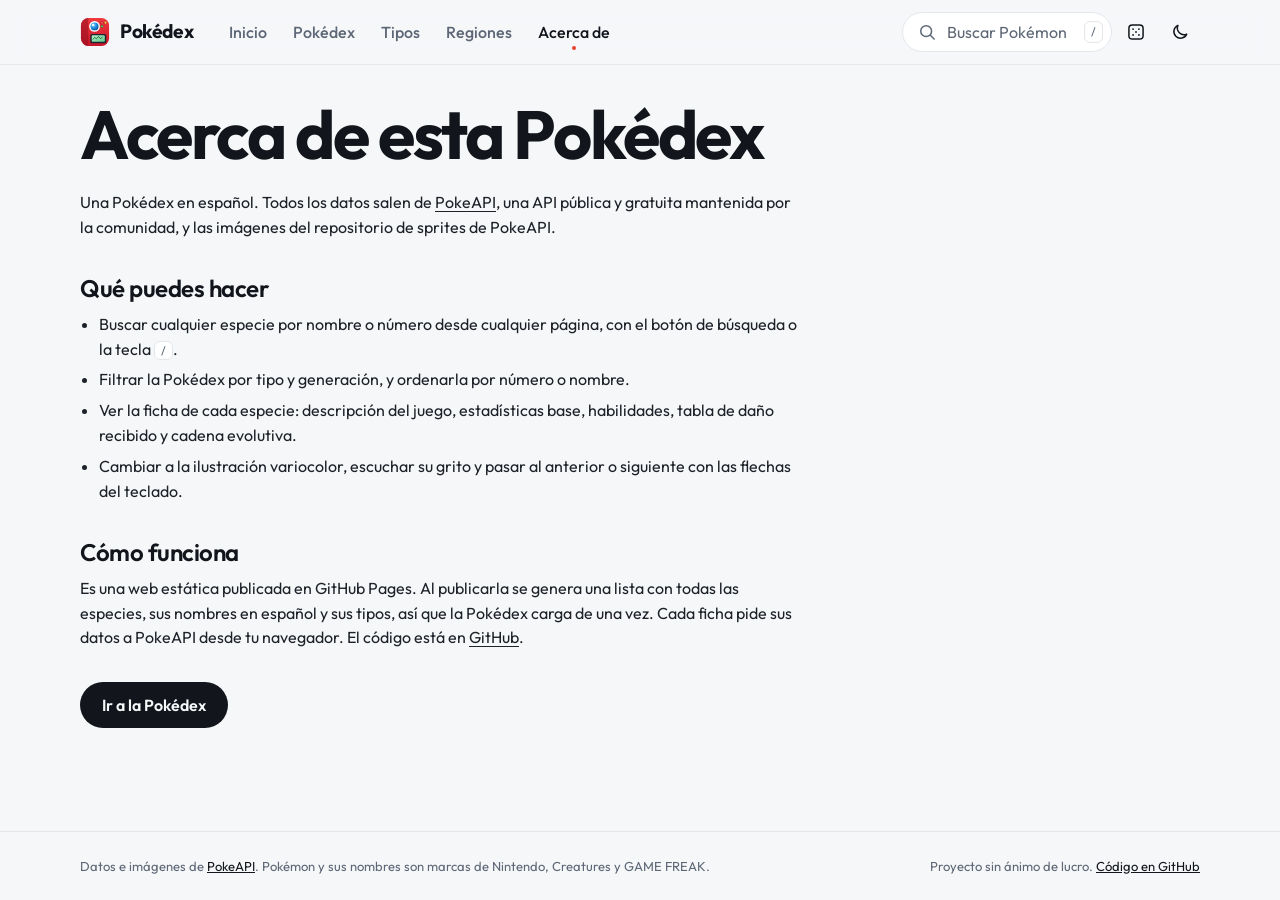
<file: web/acerca.html>
<!DOCTYPE html>
<html lang="es">
<head>
    <meta charset="utf-8" />
    <meta name="viewport" content="width=device-width, initial-scale=1" />
    <title>Acerca de | Pokédex</title>
    <meta name="description" content="Qué es esta Pokédex y de dónde salen sus datos." />
    <meta name="theme-color" content="#f6f7f9" media="(prefers-color-scheme: light)" />
    <meta name="theme-color" content="#0d1015" media="(prefers-color-scheme: dark)" />
    <meta property="og:title" content="Acerca de | Pokédex" />
    <meta property="og:description" content="Qué es esta Pokédex y de dónde salen sus datos." />
    <meta property="og:image" content="https://raw.githubusercontent.com/PokeAPI/sprites/master/sprites/pokemon/other/official-artwork/25.png" />
    <link rel="icon" href="favicon.svg" type="image/svg+xml" />
    <link rel="apple-touch-icon" href="apple-touch-icon.png" />
    <link rel="preload" href="fonts/outfit.woff2" as="font" type="font/woff2" crossorigin />
    <link rel="stylesheet" href="css/site.css" />
    <script>try{var t=localStorage.getItem("pokedex-theme");if(t==="light"||t==="dark")document.documentElement.setAttribute("data-theme",t)}catch(e){}</script>
    <script type="module" src="js/common.js"></script>
</head>
<body>
    <a class="skip-link" href="#contenido">Saltar al contenido</a>

    <header class="topbar">
        <div class="topbar__inner">
            <a class="logo" href="./" aria-label="Pokédex, ir a la portada">
                <img class="logo__mark" src="favicon.svg" alt="" width="30" height="30" />
                <span>Pokédex</span>
            </a>
            <nav class="menu" id="menu" aria-label="Principal">
                <a href="./">Inicio</a>
                <a href="pokedex.html">Pokédex</a>
                <a href="tipos.html">Tipos</a>
                <a href="regiones.html">Regiones</a>
                <a href="acerca.html" aria-current="page">Acerca de</a>
            </nav>
            <div class="topbar__actions">
                <button type="button" class="searchbtn" data-search-open aria-label="Buscar un Pokémon">
                    <svg class="icon" viewBox="0 0 24 24" aria-hidden="true"><circle cx="11" cy="11" r="6.5" /><path d="m16 16 4.5 4.5" /></svg>
                    <span>Buscar Pokémon</span>
                    <kbd>/</kbd>
                </button>
                <a class="iconbtn" href="pokedex.html" data-random aria-label="Pokémon aleatorio" title="Pokémon aleatorio">
                    <svg class="icon" viewBox="0 0 24 24" aria-hidden="true"><rect x="3.5" y="3.5" width="17" height="17" rx="4" /><circle cx="8.5" cy="8.5" r="1.1" fill="currentColor" stroke="none" /><circle cx="15.5" cy="15.5" r="1.1" fill="currentColor" stroke="none" /><circle cx="12" cy="12" r="1.1" fill="currentColor" stroke="none" /><circle cx="15.5" cy="8.5" r="1.1" fill="currentColor" stroke="none" /><circle cx="8.5" cy="15.5" r="1.1" fill="currentColor" stroke="none" /></svg>
                </a>
                <button type="button" class="iconbtn theme-toggle" data-theme-toggle aria-label="Cambiar entre modo claro y oscuro" title="Modo claro u oscuro">
                    <svg class="icon icon--sun" viewBox="0 0 24 24" aria-hidden="true"><circle cx="12" cy="12" r="4" /><path d="M12 2.5v2.5M12 19v2.5M2.5 12H5M19 12h2.5M5.3 5.3l1.8 1.8M16.9 16.9l1.8 1.8M5.3 18.7l1.8-1.8M16.9 7.1l1.8-1.8" /></svg>
                    <svg class="icon icon--moon" viewBox="0 0 24 24" aria-hidden="true"><path d="M20 14.5A8 8 0 0 1 9.5 4a8 8 0 1 0 10.5 10.5Z" /></svg>
                </button>
                <button type="button" class="iconbtn menu-toggle" data-menu-toggle aria-controls="menu" aria-expanded="false" aria-label="Abrir menú">
                    <svg class="icon" viewBox="0 0 24 24" aria-hidden="true"><path d="M4 8h16M4 16h16" /></svg>
                </button>
            </div>
        </div>
    </header>

    <main id="contenido" class="page" tabindex="-1">
        <article class="prose">
            <h1>Acerca de esta Pokédex</h1>
            <p>
                Una Pokédex en español. Todos los datos salen de <a href="https://pokeapi.co" rel="noopener">PokeAPI</a>,
                una API pública y gratuita mantenida por la comunidad, y las imágenes del repositorio de sprites de PokeAPI.
            </p>

            <h2>Qué puedes hacer</h2>
            <ul>
                <li>Buscar cualquier especie por nombre o número desde cualquier página, con el botón de búsqueda o la tecla <kbd>/</kbd>.</li>
                <li>Filtrar la Pokédex por tipo y generación, y ordenarla por número o nombre.</li>
                <li>Ver la ficha de cada especie: descripción del juego, estadísticas base, habilidades, tabla de daño recibido y cadena evolutiva.</li>
                <li>Cambiar a la ilustración variocolor, escuchar su grito y pasar al anterior o siguiente con las flechas del teclado.</li>
            </ul>

            <h2>Cómo funciona</h2>
            <p>
                Es una web estática publicada en GitHub Pages. Al publicarla se genera una lista con todas las especies,
                sus nombres en español y sus tipos, así que la Pokédex carga de una vez. Cada ficha pide sus datos a PokeAPI
                desde tu navegador. El código está en <a href="https://github.com/froixrd/PokemonAPI" rel="noopener">GitHub</a>.
            </p>

            <p><a class="button" href="pokedex.html">Ir a la Pokédex</a></p>
        </article>
    </main>

    <footer class="footer">
        <div class="footer__inner">
            <p>Datos e imágenes de <a href="https://pokeapi.co" rel="noopener">PokeAPI</a>. Pokémon y sus nombres son marcas de Nintendo, Creatures y GAME FREAK.</p>
            <p>Proyecto sin ánimo de lucro. <a href="https://github.com/froixrd/PokemonAPI" rel="noopener">Código en GitHub</a></p>
        </div>
    </footer>
</body>
</html>
</file>
<file: web/css/site.css>
/* =========================================================================
   Pokédex — hoja de estilos de la web estática
   Moderna y minimalista: fondo neutro, mucho aire, una sola tipografía
   (Outfit) y el color reservado para los Pokémon y sus tipos.
   ========================================================================= */

/* ---------- Tipografía (servida desde la propia web) ---------- */

@font-face {
    font-family: "Outfit";
    font-style: normal;
    font-weight: 100 900;
    font-display: swap;
    src: url("../fonts/outfit.woff2") format("woff2");
    unicode-range: U+0000-00FF, U+0131, U+0152-0153, U+02BB-02BC, U+02C6, U+02DA, U+02DC, U+2000-206F, U+20AC, U+2122, U+2190-2199, U+2212, U+2215;
}

/* ---------- Tokens ---------- */

:root {
    --bg: #f6f7f9;
    --surface: #ffffff;
    --surface-2: #eef0f3;
    --ink: #12161c;
    --muted: #5d6775;
    --line: #e3e6eb;
    --accent: #e8402f;
    --accent-ink: #ffffff;
    --focus: #2f6fed;

    --font: "Outfit", system-ui, -apple-system, "Segoe UI", sans-serif;

    --step--1: 0.8125rem;
    --step-0: 1rem;
    --step-1: 1.1875rem;
    --step-2: 1.5rem;
    --step-3: clamp(1.75rem, 3.2vw, 2.25rem);
    --step-4: clamp(2.5rem, 6vw, 4.25rem);

    --radius-s: 8px;
    --radius-m: 14px;
    --radius-l: 24px;
    --gutter: clamp(16px, 4vw, 40px);
    --max: 1200px;
    --topbar: 64px;

    color-scheme: light;
}

@media (prefers-color-scheme: dark) {
    :root:not([data-theme="light"]) {
        --bg: #0d1015;
        --surface: #151a21;
        --surface-2: #1c222b;
        --ink: #e9edf2;
        --muted: #94a0ae;
        --line: #262d37;
        --accent: #ff5a4b;
        color-scheme: dark;
    }
}

:root[data-theme="dark"] {
    --bg: #0d1015;
    --surface: #151a21;
    --surface-2: #1c222b;
    --ink: #e9edf2;
    --muted: #94a0ae;
    --line: #262d37;
    --accent: #ff5a4b;
    color-scheme: dark;
}

/* Tipos: --tc color, --ti color sobre --tc, --ico icono propio (dibujado sobre --tc). */
.type--normal, .tc-normal {
    --tc: #9fa19f;
    --ti: #16202a;
    --ico: url("data:image/svg+xml,%3Csvg xmlns=%22http://www.w3.org/2000/svg%22 viewBox=%220 0 24 24%22%3E%3Ccircle cx=%2212%22 cy=%2212%22 r=%228%22 fill=%22none%22 stroke=%22%2316202a%22 stroke-width=%223%22/%3E%3C/svg%3E");
}
.type--fire, .tc-fire {
    --tc: #e62829;
    --ti: #ffffff;
    --ico: url("data:image/svg+xml,%3Csvg xmlns=%22http://www.w3.org/2000/svg%22 viewBox=%220 0 24 24%22%3E%3Cpath fill=%22%23ffffff%22 d=%22M12 2c.8 3.8 5.5 6.3 5.5 11.8A5.5 5.5 0 0 1 12 19.3a5.5 5.5 0 0 1-5.5-5.5c0-2.7 1.4-4.6 3-6 .1 1.9.9 3.2 2.1 3.6-.6-3.3-.5-6.5.4-9.4z%22/%3E%3Cpath fill=%22%23ffffff%22 d=%22M12 21.5a3.2 3.2 0 0 1-3.2-3.2c0-1.6 1.2-2.8 2.4-3.8.1 1 .6 1.6 1.3 1.8 1.3.8 2.7 1.8 2.7 3.6 0 .6-.8 1.6-3.2 1.6z%22 opacity=%22.55%22/%3E%3C/svg%3E");
}
.type--water, .tc-water {
    --tc: #2980ef;
    --ti: #ffffff;
    --ico: url("data:image/svg+xml,%3Csvg xmlns=%22http://www.w3.org/2000/svg%22 viewBox=%220 0 24 24%22%3E%3Cpath fill=%22%23ffffff%22 d=%22M12 2.5C9.2 6.9 5.8 10.4 5.8 14.6a6.2 6.2 0 0 0 12.4 0c0-4.2-3.4-7.7-6.2-12.1zm-2.9 12.3a3 3 0 0 0 3 3v1.6a4.6 4.6 0 0 1-4.6-4.6z%22/%3E%3C/svg%3E");
}
.type--grass, .tc-grass {
    --tc: #3fa129;
    --ti: #ffffff;
    --ico: url("data:image/svg+xml,%3Csvg xmlns=%22http://www.w3.org/2000/svg%22 viewBox=%220 0 24 24%22%3E%3Cpath fill=%22%23ffffff%22 d=%22M20.5 3.5c-9.8-.4-16 4.6-16 11.4 0 1.6.4 3 1.1 4.2C7 15 9.7 12 14 9.9c-3.4 2.6-5.9 5.8-7.1 9.9 1.2.5 2.5.7 3.8.7 6.6 0 10.5-6.1 9.8-17z%22/%3E%3C/svg%3E");
}
.type--electric, .tc-electric {
    --tc: #fac000;
    --ti: #16202a;
    --ico: url("data:image/svg+xml,%3Csvg xmlns=%22http://www.w3.org/2000/svg%22 viewBox=%220 0 24 24%22%3E%3Cpath fill=%22%2316202a%22 d=%22M13.6 2 4.8 13.6h6.1L9.8 22l9.4-12.4h-6.3z%22/%3E%3C/svg%3E");
}
.type--ice, .tc-ice {
    --tc: #3dcef3;
    --ti: #16202a;
    --ico: url("data:image/svg+xml,%3Csvg xmlns=%22http://www.w3.org/2000/svg%22 viewBox=%220 0 24 24%22%3E%3Cg fill=%22none%22 stroke=%22%2316202a%22 stroke-width=%222.2%22 stroke-linecap=%22round%22%3E%3Cpath d=%22M12 2.5v19M3.8 7.2l16.4 9.6M3.8 16.8l16.4-9.6%22/%3E%3Cpath d=%22m9.3 4 2.7 2.4L14.7 4M9.3 20l2.7-2.4 2.7 2.4M4.4 10.6l3.5-.9-1-3.5M19.6 13.4l-3.5.9 1 3.5M4.4 13.4l3.5.9-1 3.5M19.6 10.6l-3.5-.9 1-3.5%22/%3E%3C/g%3E%3C/svg%3E");
}
.type--fighting, .tc-fighting {
    --tc: #ff8000;
    --ti: #16202a;
    --ico: url("data:image/svg+xml,%3Csvg xmlns=%22http://www.w3.org/2000/svg%22 viewBox=%220 0 24 24%22%3E%3Cpath fill=%22%2316202a%22 d=%22M12 2.5l2 5.1 5.3-1.6-2.4 5 4.6 3-5.4.9.6 5.5-4.7-3-4.7 3 .6-5.5-5.4-.9 4.6-3-2.4-5 5.3 1.6z%22/%3E%3C/svg%3E");
}
.type--poison, .tc-poison {
    --tc: #9141cb;
    --ti: #ffffff;
    --ico: url("data:image/svg+xml,%3Csvg xmlns=%22http://www.w3.org/2000/svg%22 viewBox=%220 0 24 24%22%3E%3Ccircle cx=%229.5%22 cy=%2214%22 r=%226%22 fill=%22%23ffffff%22/%3E%3Ccircle cx=%2217%22 cy=%227.5%22 r=%223.5%22 fill=%22%23ffffff%22/%3E%3Ccircle cx=%2218.2%22 cy=%2216.5%22 r=%222.2%22 fill=%22%23ffffff%22/%3E%3C/svg%3E");
}
.type--ground, .tc-ground {
    --tc: #915121;
    --ti: #ffffff;
    --ico: url("data:image/svg+xml,%3Csvg xmlns=%22http://www.w3.org/2000/svg%22 viewBox=%220 0 24 24%22%3E%3Cpath fill=%22%23ffffff%22 d=%22M2 18.5 8.2 9l3.6 5 3-4.2 7.2 8.7z%22/%3E%3Crect x=%222%22 y=%2219.8%22 width=%2220%22 height=%222.2%22 rx=%221.1%22 fill=%22%23ffffff%22/%3E%3C/svg%3E");
}
.type--flying, .tc-flying {
    --tc: #81b9ef;
    --ti: #16202a;
    --ico: url("data:image/svg+xml,%3Csvg xmlns=%22http://www.w3.org/2000/svg%22 viewBox=%220 0 24 24%22%3E%3Cpath fill=%22%2316202a%22 d=%22M2.5 17.2C4.6 10.6 10 5.6 19.5 3.5c-1.1 1.7-2.4 3-3.9 4 2 .1 3.8-.3 5.4-1.1-1.2 2.3-3 3.9-5.2 4.8 1.3.4 2.7.4 4.1 0-2.6 4.5-7.4 7.4-13 7.4-1.8 0-3.3-.5-4.4-1.4z%22/%3E%3C/svg%3E");
}
.type--psychic, .tc-psychic {
    --tc: #ef4179;
    --ti: #ffffff;
    --ico: url("data:image/svg+xml,%3Csvg xmlns=%22http://www.w3.org/2000/svg%22 viewBox=%220 0 24 24%22%3E%3Cpath fill=%22%23ffffff%22 fill-rule=%22evenodd%22 d=%22M1.8 12S5.6 5 12 5s10.2 7 10.2 7S18.4 19 12 19 1.8 12 1.8 12zm10.2 3.6a3.6 3.6 0 1 0 0-7.2 3.6 3.6 0 0 0 0 7.2z%22/%3E%3Ccircle cx=%2212%22 cy=%2212%22 r=%221.6%22 fill=%22%23ffffff%22/%3E%3C/svg%3E");
}
.type--bug, .tc-bug {
    --tc: #91a119;
    --ti: #ffffff;
    --ico: url("data:image/svg+xml,%3Csvg xmlns=%22http://www.w3.org/2000/svg%22 viewBox=%220 0 24 24%22%3E%3Cellipse cx=%2212%22 cy=%2214.5%22 rx=%226%22 ry=%227%22 fill=%22%23ffffff%22/%3E%3Ccircle cx=%2212%22 cy=%226.2%22 r=%222.8%22 fill=%22%23ffffff%22/%3E%3Cpath d=%22M10.4 4 8 1.8M13.6 4 16 1.8%22 stroke=%22%23ffffff%22 stroke-width=%221.8%22 stroke-linecap=%22round%22/%3E%3Cpath d=%22M12 9v12%22 stroke=%22%2391a119%22 stroke-width=%221.4%22/%3E%3C/svg%3E");
}
.type--rock, .tc-rock {
    --tc: #afa981;
    --ti: #16202a;
    --ico: url("data:image/svg+xml,%3Csvg xmlns=%22http://www.w3.org/2000/svg%22 viewBox=%220 0 24 24%22%3E%3Cpath fill=%22%2316202a%22 d=%22M8.5 3.2h7.3l5 6.1-1.8 9.2-7.3 3.3-7.4-4.4-1.1-7.6z%22/%3E%3Cpath fill=%22%23afa981%22 opacity=%22.35%22 d=%22m8.5 3.2 3.7 6.2h8.6zM4.3 9.8l7.9-.4-.5 12.4z%22/%3E%3C/svg%3E");
}
.type--ghost, .tc-ghost {
    --tc: #704170;
    --ti: #ffffff;
    --ico: url("data:image/svg+xml,%3Csvg xmlns=%22http://www.w3.org/2000/svg%22 viewBox=%220 0 24 24%22%3E%3Cpath fill=%22%23ffffff%22 fill-rule=%22evenodd%22 d=%22M5 21.5V11a7 7 0 0 1 14 0v10.5l-2.4-1.9-2.3 1.9-2.3-1.9-2.3 1.9-2.3-1.9zM9.6 12.6a1.6 1.9 0 1 0 0-3.8 1.6 1.9 0 0 0 0 3.8zm4.8 0a1.6 1.9 0 1 0 0-3.8 1.6 1.9 0 0 0 0 3.8z%22/%3E%3C/svg%3E");
}
.type--dragon, .tc-dragon {
    --tc: #5060e1;
    --ti: #ffffff;
    --ico: url("data:image/svg+xml,%3Csvg xmlns=%22http://www.w3.org/2000/svg%22 viewBox=%220 0 24 24%22%3E%3Cpath fill=%22%23ffffff%22 d=%22M3.5 21C5 12.3 10 5.4 20.5 3c-2.6 3.3-3.6 6.7-3.3 10.4-2.8-1.7-6-.9-9.3 2.1 1.6-2.9 3.4-5 5.7-6.6-4.2 1.6-7.6 5.6-10.1 12.1z%22/%3E%3C/svg%3E");
}
.type--dark, .tc-dark {
    --tc: #624d4e;
    --ti: #ffffff;
    --ico: url("data:image/svg+xml,%3Csvg xmlns=%22http://www.w3.org/2000/svg%22 viewBox=%220 0 24 24%22%3E%3Cpath fill=%22%23ffffff%22 d=%22M15.2 2.6a9.6 9.6 0 1 0 6.3 13.6A8.4 8.4 0 0 1 15.2 2.6z%22/%3E%3C/svg%3E");
}
.type--steel, .tc-steel {
    --tc: #60a1b8;
    --ti: #ffffff;
    --ico: url("data:image/svg+xml,%3Csvg xmlns=%22http://www.w3.org/2000/svg%22 viewBox=%220 0 24 24%22%3E%3Cpath fill=%22%23ffffff%22 fill-rule=%22evenodd%22 d=%22m12 2 8.7 5v10L12 22l-8.7-5V7zm0 6.2a3.8 3.8 0 1 0 0 7.6 3.8 3.8 0 0 0 0-7.6z%22/%3E%3C/svg%3E");
}
.type--fairy, .tc-fairy {
    --tc: #ef70ef;
    --ti: #16202a;
    --ico: url("data:image/svg+xml,%3Csvg xmlns=%22http://www.w3.org/2000/svg%22 viewBox=%220 0 24 24%22%3E%3Cpath fill=%22%2316202a%22 d=%22m12 2 2.3 7.7L22 12l-7.7 2.3L12 22l-2.3-7.7L2 12l7.7-2.3z%22/%3E%3Ccircle cx=%2219%22 cy=%225%22 r=%221.6%22 fill=%22%2316202a%22/%3E%3Ccircle cx=%225%22 cy=%2219%22 r=%221.2%22 fill=%22%2316202a%22/%3E%3C/svg%3E");
}


/* ---------- Base ---------- */

*,
*::before,
*::after {
    box-sizing: border-box;
}

html {
    -webkit-text-size-adjust: 100%;
    scroll-padding-top: calc(var(--topbar) + 16px);
}

body {
    margin: 0;
    min-height: 100vh;
    display: flex;
    flex-direction: column;
    background: var(--bg);
    color: var(--ink);
    font-family: var(--font);
    font-size: var(--step-0);
    line-height: 1.55;
    -webkit-font-smoothing: antialiased;
}

h1, h2, h3 {
    margin: 0;
    font-weight: 600;
    line-height: 1.1;
    letter-spacing: -0.02em;
}

p {
    margin: 0;
}

a {
    color: inherit;
}

img {
    max-width: 100%;
}

button,
input,
select {
    font: inherit;
    color: inherit;
}

:focus-visible {
    outline: 2px solid var(--focus);
    outline-offset: 2px;
    border-radius: var(--radius-s);
}

.visually-hidden {
    position: absolute !important;
    width: 1px;
    height: 1px;
    overflow: hidden;
    clip: rect(0 0 0 0);
    white-space: nowrap;
}

.skip-link {
    position: absolute;
    left: 8px;
    top: -60px;
    z-index: 50;
    padding: 8px 14px;
    background: var(--surface);
    border-radius: var(--radius-s);
}

.skip-link:focus {
    top: 8px;
}

.icon {
    width: 1.25em;
    height: 1.25em;
    flex: none;
    fill: none;
    stroke: currentColor;
    stroke-width: 1.8;
    stroke-linecap: round;
    stroke-linejoin: round;
}

.muted {
    color: var(--muted);
}

kbd {
    font-family: var(--font);
    font-size: 0.75em;
    padding: 1px 6px;
    border: 1px solid var(--line);
    border-radius: 6px;
    background: var(--surface);
    color: var(--muted);
}

/* ---------- Barra superior y menú ---------- */

.topbar {
    position: sticky;
    top: 0;
    z-index: 30;
    background: color-mix(in srgb, var(--bg) 82%, transparent);
    -webkit-backdrop-filter: saturate(1.4) blur(14px);
            backdrop-filter: saturate(1.4) blur(14px);
    border-bottom: 1px solid color-mix(in srgb, var(--line) 80%, transparent);
}

.topbar__inner {
    max-width: var(--max);
    height: var(--topbar);
    margin: 0 auto;
    padding: 0 var(--gutter);
    display: flex;
    align-items: center;
    gap: 24px;
}

.logo {
    display: inline-flex;
    align-items: center;
    gap: 10px;
    text-decoration: none;
    font-weight: 700;
    font-size: 1.2rem;
    letter-spacing: -0.02em;
}

/* Marca propia: un aparato con lente y dos pilotos (web/favicon.svg). */
.logo__mark {
    display: block;
    width: 30px;
    height: 30px;
    flex: none;
}

.menu {
    display: flex;
    align-items: center;
    gap: 2px;
}

.menu a {
    position: relative;
    padding: 8px 12px;
    border-radius: 999px;
    text-decoration: none;
    font-weight: 500;
    color: var(--muted);
    white-space: nowrap;
}

.menu a:hover {
    color: var(--ink);
    background: var(--surface-2);
}

.menu a[aria-current="page"] {
    color: var(--ink);
}

.menu a[aria-current="page"]::after {
    content: "";
    position: absolute;
    left: 50%;
    bottom: 2px;
    width: 4px;
    height: 4px;
    margin-left: -2px;
    border-radius: 50%;
    background: var(--accent);
}

.topbar__actions {
    display: flex;
    align-items: center;
    gap: 4px;
    margin-left: auto;
}

.iconbtn {
    display: inline-grid;
    place-items: center;
    width: 40px;
    height: 40px;
    padding: 0;
    border: 0;
    border-radius: 50%;
    background: transparent;
    color: var(--ink);
    cursor: pointer;
    text-decoration: none;
}

.iconbtn:hover {
    background: var(--surface-2);
}

.searchbtn {
    display: inline-flex;
    align-items: center;
    gap: 10px;
    height: 40px;
    min-width: 210px;
    padding: 0 8px 0 14px;
    border: 1px solid var(--line);
    border-radius: 999px;
    background: var(--surface);
    color: var(--muted);
    cursor: pointer;
}

.searchbtn:hover {
    border-color: color-mix(in srgb, var(--ink) 25%, var(--line));
}

.searchbtn kbd {
    margin-left: auto;
}

.menu-toggle {
    display: none;
}

.theme-toggle .icon--sun { display: none; }
:root[data-theme="dark"] .theme-toggle .icon--sun { display: block; }
:root[data-theme="dark"] .theme-toggle .icon--moon { display: none; }

@media (prefers-color-scheme: dark) {
    :root:not([data-theme="light"]) .theme-toggle .icon--sun { display: block; }
    :root:not([data-theme="light"]) .theme-toggle .icon--moon { display: none; }
}

@media (max-width: 900px) {
    .searchbtn { min-width: 0; width: 40px; padding: 0; justify-content: center; border-radius: 50%; }
    .searchbtn span,
    .searchbtn kbd { display: none; }
}

@media (max-width: 760px) {
    .menu-toggle { display: inline-grid; }

    .menu {
        position: absolute;
        top: var(--topbar);
        left: 0;
        right: 0;
        flex-direction: column;
        align-items: stretch;
        gap: 0;
        padding: 8px var(--gutter) 16px;
        background: var(--bg);
        border-bottom: 1px solid var(--line);
        box-shadow: 0 16px 32px -24px rgba(0, 0, 0, 0.35);
        display: none;
    }

    .menu.is-open {
        display: flex;
    }

    .menu a {
        padding: 12px 4px;
        border-radius: 0;
        font-size: 1.1rem;
        border-bottom: 1px solid var(--line);
    }

    .menu a:last-child {
        border-bottom: 0;
    }

    .menu a:hover {
        background: transparent;
    }

    .menu a[aria-current="page"]::after {
        left: auto;
        right: 4px;
        top: 50%;
        bottom: auto;
        margin: -3px 0 0;
        width: 6px;
        height: 6px;
    }
}

/* ---------- Búsqueda rápida ---------- */

.quicksearch {
    width: min(560px, calc(100vw - 32px));
    max-height: min(560px, calc(100vh - 120px));
    margin: 12vh auto auto;
    padding: 0;
    border: 1px solid var(--line);
    border-radius: var(--radius-l);
    background: var(--surface);
    color: var(--ink);
    box-shadow: 0 30px 80px -20px rgba(10, 14, 20, 0.45);
    overflow: hidden;
}

.quicksearch::backdrop {
    background: rgba(10, 14, 20, 0.35);
    -webkit-backdrop-filter: blur(3px);
            backdrop-filter: blur(3px);
}

.quicksearch__field {
    display: flex;
    align-items: center;
    gap: 12px;
    padding: 0 18px;
    border-bottom: 1px solid var(--line);
}

.quicksearch__field .icon {
    color: var(--muted);
}

.quicksearch__field input::-webkit-search-cancel-button {
    -webkit-appearance: none;
}

.quicksearch__field input {
    flex: 1;
    height: 60px;
    border: 0;
    background: transparent;
    font-size: 1.15rem;
    outline: none;
}

.quicksearch__results {
    list-style: none;
    margin: 0;
    padding: 8px;
    max-height: 420px;
    overflow-y: auto;
}

.quicksearch__results a {
    display: flex;
    align-items: center;
    gap: 12px;
    padding: 6px 10px;
    border-radius: var(--radius-m);
    text-decoration: none;
}

.quicksearch__results a:hover,
.quicksearch__results a.is-active {
    background: var(--surface-2);
}

.quicksearch__results img {
    width: 48px;
    height: 48px;
    object-fit: contain;
}

.quicksearch__name {
    font-weight: 600;
}

.quicksearch__num {
    color: var(--muted);
    font-size: var(--step--1);
    font-variant-numeric: tabular-nums;
}

.quicksearch__types {
    display: flex;
    gap: 4px;
    margin-left: auto;
}

.quicksearch__empty {
    padding: 24px;
    text-align: center;
    color: var(--muted);
}

.quicksearch__foot {
    display: flex;
    gap: 16px;
    padding: 10px 18px;
    border-top: 1px solid var(--line);
    font-size: var(--step--1);
    color: var(--muted);
}

/* ---------- Página y pie ---------- */

.page {
    flex: 1;
    width: 100%;
    max-width: var(--max);
    margin: 0 auto;
    padding: 32px var(--gutter) 72px;
}

.page:focus {
    outline: none;
}

.footer {
    border-top: 1px solid var(--line);
    color: var(--muted);
    font-size: var(--step--1);
}

.footer__inner {
    max-width: var(--max);
    margin: 0 auto;
    padding: 24px var(--gutter);
    display: flex;
    flex-wrap: wrap;
    justify-content: space-between;
    gap: 8px 24px;
}

.footer a {
    color: var(--ink);
}

/* ---------- Botones y etiquetas ---------- */

.button {
    display: inline-flex;
    align-items: center;
    justify-content: center;
    gap: 8px;
    height: 46px;
    padding: 0 22px;
    border: 0;
    border-radius: 999px;
    background: var(--ink);
    color: var(--bg);
    font-weight: 600;
    text-decoration: none;
    cursor: pointer;
    white-space: nowrap;
}

.button:hover {
    background: color-mix(in srgb, var(--ink) 85%, var(--accent));
}

.button--accent {
    background: var(--accent);
    color: var(--accent-ink);
}

.button--accent:hover {
    background: color-mix(in srgb, var(--accent) 88%, black);
}

.button--ghost {
    background: var(--surface);
    color: var(--ink);
    box-shadow: inset 0 0 0 1px var(--line);
}

.button--ghost:hover {
    background: var(--surface-2);
}

.button--ghost[aria-pressed="true"] {
    background: var(--ink);
    color: var(--bg);
    box-shadow: none;
}

.button--sm {
    height: 38px;
    padding: 0 16px;
    font-size: 0.9375rem;
}

.linkbutton {
    padding: 0;
    border: 0;
    background: none;
    color: var(--accent);
    font-weight: 600;
    cursor: pointer;
}

.linkbutton:hover {
    text-decoration: underline;
    text-underline-offset: 3px;
}

/* Etiqueta de tipo: disco de color con el icono + nombre sobre un tono suave del mismo color. */
.type {
    display: inline-flex;
    align-items: center;
    gap: 6px;
    padding: 2px 11px 2px 2px;
    border-radius: 999px;
    background: color-mix(in srgb, var(--tc) 14%, var(--surface));
    color: var(--ink);
    font-size: 0.875rem;
    font-weight: 500;
    line-height: 1.5;
    white-space: nowrap;
}

.type::before {
    content: "";
    flex: none;
    width: 1.5em;
    height: 1.5em;
    border-radius: 50%;
    background: var(--ico) center / 66% no-repeat, var(--tc);
}

.type--lg {
    gap: 8px;
    padding: 3px 16px 3px 3px;
    font-size: 1rem;
}

.type--lg::before {
    width: 1.8em;
    height: 1.8em;
}

.tag {
    display: inline-flex;
    align-items: center;
    padding: 2px 12px;
    border-radius: 999px;
    background: var(--surface-2);
    font-size: var(--step--1);
    font-weight: 600;
}

.tag--quiet {
    margin-left: 6px;
    padding: 0 8px;
    color: var(--muted);
    font-weight: 500;
    vertical-align: 2px;
}

/* ---------- Portada ---------- */

/* Banner: el Pokémon destacado sobre anillos concéntricos teñidos de su tipo. */
.hero {
    position: relative;
    display: grid;
    grid-template-columns: minmax(0, 1.1fr) minmax(0, 0.9fr);
    align-items: center;
    gap: 24px;
    min-height: 520px;
    padding: clamp(28px, 5vw, 64px);
    border-radius: 32px;
    overflow: hidden;
    background:
        radial-gradient(circle at 78% 50%, color-mix(in srgb, var(--tc, #9fa19f) 30%, transparent) 0, transparent 46%),
        linear-gradient(135deg, var(--surface) 30%, color-mix(in srgb, var(--tc, #9fa19f) 12%, var(--surface)));
    border: 1px solid var(--line);
}

.hero__title {
    font-size: var(--step-4);
    font-weight: 700;
    letter-spacing: -0.035em;
    max-width: 12ch;
}

.hero__lead {
    margin-top: 18px;
    max-width: 44ch;
    font-size: var(--step-1);
    color: var(--muted);
    line-height: 1.5;
}

.hero__search {
    display: flex;
    align-items: center;
    gap: 6px;
    margin-top: 32px;
    max-width: 480px;
    padding: 6px 6px 6px 18px;
    border-radius: 999px;
    background: var(--surface);
    border: 1px solid var(--line);
    box-shadow: 0 12px 30px -18px rgba(10, 14, 20, 0.35);
}

.hero__search .icon {
    color: var(--muted);
}

.hero__search input {
    flex: 1;
    min-width: 0;
    height: 46px;
    border: 0;
    background: transparent;
    font-size: 1.05rem;
    outline: none;
}

.hero__search:focus-within {
    border-color: var(--focus);
}

.hero__links {
    display: flex;
    flex-wrap: wrap;
    gap: 16px 20px;
    margin-top: 22px;
    font-weight: 500;
}

.hero__links a {
    display: inline-flex;
    align-items: center;
    gap: 6px;
    color: var(--muted);
    text-decoration: none;
}

.hero__links a:hover {
    color: var(--ink);
}

.hero__featured {
    position: relative;
    display: grid;
    place-items: center;
    aspect-ratio: 1;
    text-decoration: none;
}

.hero__rings {
    position: absolute;
    inset: 4%;
    border-radius: 50%;
    background:
        radial-gradient(circle, transparent 0 34%, color-mix(in srgb, var(--tc, #9fa19f) 22%, transparent) 34% 34.6%, transparent 34.6% 50%,
            color-mix(in srgb, var(--tc, #9fa19f) 18%, transparent) 50% 50.5%, transparent 50.5% 66%,
            color-mix(in srgb, var(--tc, #9fa19f) 14%, transparent) 66% 66.4%, transparent 66.4%),
        radial-gradient(circle, color-mix(in srgb, var(--tc, #9fa19f) 26%, transparent) 0, transparent 34%);
}

.hero__img {
    position: relative;
    width: 86%;
    height: auto;
    aspect-ratio: 1;
    object-fit: contain;
    filter: drop-shadow(0 24px 30px rgba(10, 14, 20, 0.22));
    opacity: 0;
    transform: translateY(10px) scale(0.97);
    transition: opacity 500ms ease, transform 700ms cubic-bezier(0.2, 0.8, 0.2, 1);
}

.hero__img.is-ready {
    opacity: 1;
    transform: none;
}

.hero__caption {
    position: absolute;
    left: 50%;
    bottom: 2%;
    transform: translateX(-50%);
    display: flex;
    align-items: center;
    gap: 12px;
    padding: 8px 10px 8px 18px;
    border-radius: 999px;
    background: color-mix(in srgb, var(--surface) 88%, transparent);
    -webkit-backdrop-filter: blur(10px);
            backdrop-filter: blur(10px);
    border: 1px solid var(--line);
    white-space: nowrap;
    box-shadow: 0 10px 30px -18px rgba(10, 14, 20, 0.4);
}

.hero__caption small {
    display: block;
    font-size: 0.75rem;
    color: var(--muted);
    line-height: 1.2;
}

.hero__caption strong {
    display: block;
    font-weight: 600;
    line-height: 1.25;
}

.hero__caption-types {
    display: flex;
    gap: 4px;
}

.hero__featured:hover .hero__caption {
    border-color: var(--tc, var(--line));
}

@media (max-width: 860px) {
    .hero {
        grid-template-columns: minmax(0, 1fr);
        min-height: 0;
        text-align: left;
    }

    .hero__featured {
        order: -1;
        width: min(100%, 380px);
        margin: -8px auto 0;
    }
}

@media (max-width: 480px) {
    .hero {
        border-radius: var(--radius-l);
    }

    .hero__search .button {
        padding: 0 16px;
    }

    .hero__caption-types {
        display: none;
    }
}

.section {
    margin-top: 72px;
}

.section__head {
    display: flex;
    flex-wrap: wrap;
    align-items: baseline;
    justify-content: space-between;
    gap: 8px 24px;
    margin-bottom: 20px;
}

.section__head h2 {
    font-size: var(--step-3);
}

.section__head p {
    color: var(--muted);
}

.section__head a {
    color: var(--muted);
    font-weight: 500;
    text-decoration: none;
}

.section__head a:hover {
    color: var(--ink);
}

/* Tipos: 18 accesos en una rejilla regular (6 × 3 en escritorio). */
.typegrid {
    list-style: none;
    margin: 0;
    padding: 0;
    display: grid;
    grid-template-columns: repeat(6, minmax(0, 1fr));
    gap: 10px;
}

.typegrid a {
    display: flex;
    align-items: center;
    gap: 12px;
    height: 100%;
    padding: 12px 14px;
    border-radius: var(--radius-m);
    background: color-mix(in srgb, var(--tc) 7%, var(--surface));
    border: 1px solid color-mix(in srgb, var(--tc) 18%, var(--line));
    text-decoration: none;
    transition: border-color 140ms ease, background-color 140ms ease;
}

.typegrid a:hover {
    border-color: var(--tc);
    background: color-mix(in srgb, var(--tc) 14%, var(--surface));
}

.typegrid__icon {
    flex: none;
    width: 40px;
    height: 40px;
    border-radius: 50%;
    background: var(--ico) center / 60% no-repeat, var(--tc);
}

.typegrid__text {
    min-width: 0;
}

.typegrid__name {
    display: block;
    font-weight: 600;
    line-height: 1.2;
    white-space: nowrap;
    overflow: hidden;
    text-overflow: ellipsis;
}

.typegrid__count {
    display: block;
    font-size: var(--step--1);
    color: var(--muted);
    font-variant-numeric: tabular-nums;
}

@media (max-width: 1000px) {
    .typegrid { grid-template-columns: repeat(3, minmax(0, 1fr)); }
}

@media (max-width: 520px) {
    .typegrid { grid-template-columns: repeat(2, minmax(0, 1fr)); gap: 8px; }
    .typegrid a { padding: 10px; gap: 10px; }
    .typegrid__icon { width: 34px; height: 34px; }
}

/* Regiones: 3 × 3, cada una con sus tres iniciales. */
.regions {
    list-style: none;
    margin: 0;
    padding: 0;
    display: grid;
    grid-template-columns: repeat(3, minmax(0, 1fr));
    gap: 12px;
}

.regions a {
    display: flex;
    flex-direction: column;
    height: 100%;
    padding: 18px 18px 14px;
    border-radius: var(--radius-l);
    background: var(--surface);
    border: 1px solid var(--line);
    text-decoration: none;
    transition: border-color 140ms ease;
}

.regions a:hover {
    border-color: color-mix(in srgb, var(--ink) 35%, var(--line));
}

.regions__head {
    display: flex;
    align-items: baseline;
    justify-content: space-between;
    gap: 12px;
}

.regions__name {
    font-weight: 600;
    font-size: 1.25rem;
    letter-spacing: -0.01em;
}

.regions__gen {
    flex: none;
    padding: 2px 10px;
    border-radius: 999px;
    background: var(--surface-2);
    font-size: 0.75rem;
    font-weight: 600;
    color: var(--muted);
}

.regions__meta {
    margin-top: 2px;
    font-size: var(--step--1);
    color: var(--muted);
}

.regions__starters {
    display: grid;
    grid-template-columns: repeat(3, minmax(0, 1fr));
    gap: 6px;
    margin-top: 14px;
}

.regions__starters span {
    display: grid;
    place-items: center;
    aspect-ratio: 1;
    border-radius: var(--radius-m);
    background: radial-gradient(circle at 50% 55%, color-mix(in srgb, var(--tc) 22%, transparent) 0 46%, transparent 47%);
}

.regions__starters img {
    width: 78%;
    height: auto;
    aspect-ratio: 1;
    object-fit: contain;
    transition: transform 200ms cubic-bezier(0.2, 0.8, 0.2, 1);
}

.regions a:hover .regions__starters img {
    transform: translateY(-3px);
}

@media (max-width: 1000px) {
    .regions { grid-template-columns: repeat(2, minmax(0, 1fr)); }
}

@media (max-width: 560px) {
    .regions { grid-template-columns: minmax(0, 1fr); }
}

/* ---------- Pokédex (listado) ---------- */

.intro {
    margin-bottom: 20px;
}

.intro__title {
    font-size: var(--step-3);
    font-weight: 700;
}

.intro__lead {
    margin-top: 6px;
    max-width: 62ch;
    color: var(--muted);
}

/* Buscador: un panel con la búsqueda arriba y los filtros como botones. */
.finder {
    margin-bottom: 28px;
    padding: 16px;
    border-radius: var(--radius-l);
    background: var(--surface);
    border: 1px solid var(--line);
}

.finder__top {
    display: flex;
    gap: 10px;
}

.finder__search {
    position: relative;
    flex: 1;
    display: flex;
    align-items: center;
}

.finder__search > .icon {
    position: absolute;
    left: 18px;
    width: 1.35em;
    height: 1.35em;
    color: var(--muted);
    pointer-events: none;
}

.finder__search input {
    width: 100%;
    height: 54px;
    padding: 0 88px 0 52px;
    border: 0;
    border-radius: var(--radius-m);
    background: var(--surface-2);
    font-size: 1.1rem;
    outline: none;
}

.finder__search input::-webkit-search-cancel-button {
    -webkit-appearance: none;
}

.finder__search input:focus {
    background: var(--surface);
    box-shadow: inset 0 0 0 2px var(--focus);
}

.finder__search kbd {
    position: absolute;
    right: 16px;
}

.finder__search input:focus ~ kbd,
.finder__search input:not(:placeholder-shown) ~ kbd {
    display: none;
}

.finder__clear {
    position: absolute;
    right: 10px;
    display: inline-grid;
    place-items: center;
    width: 34px;
    height: 34px;
    border: 0;
    border-radius: 50%;
    background: transparent;
    color: var(--muted);
    cursor: pointer;
}

.finder__clear[hidden] {
    display: none;
}

.finder__clear:hover {
    background: var(--surface-2);
    color: var(--ink);
}

.finder__sort {
    position: relative;
    display: flex;
    align-items: center;
    flex: none;
}

.finder__sort .icon {
    position: absolute;
    left: 16px;
    color: var(--muted);
    pointer-events: none;
}

.finder__sort select {
    height: 54px;
    padding: 0 40px 0 46px;
    border: 0;
    border-radius: var(--radius-m);
    background: var(--surface-2) url("data:image/svg+xml,%3Csvg xmlns='http://www.w3.org/2000/svg' viewBox='0 0 24 24' fill='none' stroke='%235d6775' stroke-width='2' stroke-linecap='round' stroke-linejoin='round'%3E%3Cpath d='m7 10 5 5 5-5'/%3E%3C/svg%3E") right 14px center / 16px no-repeat;
    -webkit-appearance: none;
            appearance: none;
    cursor: pointer;
    font-weight: 500;
}

.finder__sort select:focus {
    outline: none;
    box-shadow: inset 0 0 0 2px var(--focus);
}

.finder__row {
    display: grid;
    grid-template-columns: 84px minmax(0, 1fr);
    align-items: center;
    gap: 12px;
    margin-top: 16px;
}

.finder__label {
    font-size: var(--step--1);
    font-weight: 500;
    color: var(--muted);
}

.finder__scroller {
    display: flex;
    gap: 6px;
    overflow-x: auto;
    scrollbar-width: none;
    padding: 2px;
    margin: -2px;
}

.finder__scroller::-webkit-scrollbar {
    display: none;
}

/* Generación: botones de texto, el pulsado relleno. */
.genchip {
    flex: none;
    display: inline-flex;
    align-items: baseline;
    gap: 6px;
    height: 36px;
    padding: 0 14px;
    border: 0;
    border-radius: 999px;
    background: transparent;
    box-shadow: inset 0 0 0 1px var(--line);
    color: var(--ink);
    font-weight: 500;
    cursor: pointer;
    white-space: nowrap;
    align-items: center;
}

.genchip small {
    color: var(--muted);
    font-size: 0.75rem;
}

.genchip:hover {
    background: var(--surface-2);
}

.genchip[aria-pressed="true"] {
    background: var(--ink);
    color: var(--bg);
    box-shadow: none;
}

.genchip[aria-pressed="true"] small {
    color: color-mix(in srgb, var(--bg) 70%, transparent);
}

/* Tipo: icono grande con el nombre debajo; pulsado, anillo de su color. */
.typepick {
    flex: none;
    display: flex;
    flex-direction: column;
    align-items: center;
    gap: 5px;
    width: 52px;
    padding: 6px 0 4px;
    border: 0;
    border-radius: var(--radius-m);
    background: transparent;
    color: var(--muted);
    font-size: 0.71875rem;
    font-weight: 500;
    cursor: pointer;
}

.typepick::before {
    content: "";
    width: 38px;
    height: 38px;
    border-radius: 50%;
    background: var(--ico) center / 60% no-repeat, var(--tc);
    transition: transform 120ms ease, box-shadow 120ms ease, opacity 120ms ease;
}

.typepick:hover {
    color: var(--ink);
}

.typepick:hover::before {
    transform: translateY(-2px);
}

.typepick[aria-pressed="true"] {
    color: var(--ink);
    font-weight: 600;
}

.typepick[aria-pressed="true"]::before {
    box-shadow: 0 0 0 3px var(--surface), 0 0 0 5px var(--tc);
}

@media (min-width: 641px) {
    .finder__types {
        flex-wrap: wrap;
        gap: 4px 2px;
    }
}

.finder__types.has-selection .typepick:not([aria-pressed="true"])::before {
    opacity: 0.35;
}

.finder__status {
    display: flex;
    flex-wrap: wrap;
    align-items: center;
    gap: 8px 12px;
    margin-top: 16px;
    padding-top: 14px;
    border-top: 1px solid var(--line);
}

#result-count {
    font-weight: 600;
    margin-right: 4px;
}

.finder__active {
    display: flex;
    flex-wrap: wrap;
    gap: 6px;
    margin: 0;
    padding: 0;
    list-style: none;
}

.token {
    display: inline-flex;
    align-items: center;
    gap: 6px;
    height: 30px;
    padding: 0 6px 0 12px;
    border: 0;
    border-radius: 999px;
    background: var(--surface-2);
    color: var(--ink);
    font-size: var(--step--1);
    font-weight: 500;
    cursor: pointer;
}

.token[class*="type--"] {
    padding-left: 3px;
    background: color-mix(in srgb, var(--tc) 16%, var(--surface));
}

.token[class*="type--"]::before {
    content: "";
    width: 24px;
    height: 24px;
    border-radius: 50%;
    background: var(--ico) center / 62% no-repeat, var(--tc);
}

.token .icon {
    width: 1em;
    height: 1em;
    color: var(--muted);
}

.token:hover .icon {
    color: var(--ink);
}

.finder__status .linkbutton {
    margin-left: auto;
    font-size: var(--step--1);
}

@media (max-width: 640px) {
    .finder {
        padding: 12px;
        margin-left: calc(var(--gutter) * -0.5);
        margin-right: calc(var(--gutter) * -0.5);
    }

    .finder__top {
        flex-direction: column;
    }

    .finder__sort select {
        width: 100%;
        height: 46px;
    }

    .finder__row {
        grid-template-columns: minmax(0, 1fr);
        gap: 6px;
    }
}

/* Tarjetas: ilustración grande sobre un fondo suave de su tipo. */
.dex-grid {
    list-style: none;
    margin: 0;
    padding: 0;
    display: grid;
    grid-template-columns: repeat(auto-fill, minmax(184px, 1fr));
    gap: 14px;
}

.dex-card {
    content-visibility: auto;
    contain-intrinsic-size: auto 272px;
}

.dex-card[hidden] {
    display: none;
}

.dex-card__link {
    position: relative;
    display: flex;
    flex-direction: column;
    height: 100%;
    padding: 14px 16px 16px;
    border-radius: 22px;
    background:
        radial-gradient(circle at 50% 42%, color-mix(in srgb, var(--tc) 22%, transparent) 0 30%, transparent 31%),
        linear-gradient(180deg, color-mix(in srgb, var(--tc) 13%, var(--surface)) 0, var(--surface) 72%);
    border: 1px solid color-mix(in srgb, var(--tc) 22%, var(--line));
    text-decoration: none;
    overflow: hidden;
    transition: border-color 160ms ease, box-shadow 160ms ease;
}

.dex-card__link:hover {
    border-color: color-mix(in srgb, var(--tc) 65%, var(--line));
    box-shadow: 0 14px 30px -20px color-mix(in srgb, var(--tc) 80%, black);
}

.dex-card__top {
    display: flex;
    align-items: center;
    justify-content: space-between;
}

.dex-card__num {
    font-size: var(--step--1);
    font-weight: 600;
    color: color-mix(in srgb, var(--tc) 55%, var(--muted));
    font-variant-numeric: tabular-nums;
}

.dex-card__icons {
    display: flex;
    gap: 3px;
}

.dex-card__icons span {
    width: 22px;
    height: 22px;
    border-radius: 50%;
    background: var(--ico) center / 62% no-repeat, var(--tc);
}

.dex-card__art {
    display: grid;
    place-items: center;
    height: 150px;
    margin: 2px 0 10px;
}

.dex-card__art img {
    width: 128px;
    height: 128px;
    object-fit: contain;
    filter: drop-shadow(0 10px 12px rgba(10, 14, 20, 0.16));
    transition: transform 220ms cubic-bezier(0.2, 0.8, 0.2, 1);
}

.dex-card__link:hover .dex-card__art img {
    transform: translateY(-4px) scale(1.06);
}

.dex-card__name {
    font-weight: 600;
    font-size: 1.125rem;
    line-height: 1.2;
    letter-spacing: -0.01em;
    overflow-wrap: anywhere;
}

.dex-card__types {
    display: flex;
    flex-wrap: wrap;
    gap: 2px 12px;
    margin-top: 6px;
}

.dex-card__type {
    display: inline-flex;
    align-items: center;
    gap: 6px;
    font-size: var(--step--1);
    color: var(--muted);
}

.dex-card__type::before {
    content: "";
    width: 8px;
    height: 8px;
    border-radius: 50%;
    background: var(--tc);
}

@media (max-width: 420px) {
    .dex-grid {
        grid-template-columns: repeat(2, minmax(0, 1fr));
        gap: 10px;
    }

    .dex-card__link {
        padding: 12px;
    }

    .dex-card__art {
        height: 120px;
    }

    .dex-card__art img {
        width: 108px;
        height: 108px;
    }
}

.empty {
    padding: 56px 16px;
    text-align: center;
    color: var(--muted);
}

.empty__title {
    font-size: var(--step-2);
    font-weight: 600;
    color: var(--ink);
    margin-bottom: 6px;
}

.empty .button {
    margin-top: 18px;
}

/* ---------- Ficha ---------- */

.pager {
    display: flex;
    align-items: center;
    justify-content: space-between;
    gap: 12px;
    margin-bottom: 20px;
}

.pager__link {
    display: inline-flex;
    align-items: center;
    gap: 6px;
    height: 40px;
    padding: 0 14px;
    border-radius: 999px;
    text-decoration: none;
    font-weight: 500;
    background: var(--surface);
    box-shadow: inset 0 0 0 1px var(--line);
}

.pager__link:hover {
    background: var(--surface-2);
}

.pager__link small {
    color: var(--muted);
    font-size: var(--step--1);
    margin-right: 2px;
    font-variant-numeric: tabular-nums;
}

.pager__link--next {
    margin-left: auto;
}

.pager__all {
    color: var(--muted);
    text-decoration: none;
    font-weight: 500;
}

.pager__all:hover {
    color: var(--ink);
}

@media (max-width: 640px) {
    .pager__all { display: none; }
    .pager__link span { max-width: 9em; overflow: hidden; text-overflow: ellipsis; white-space: nowrap; }
}

.entry__hero {
    display: grid;
    grid-template-columns: minmax(0, 1fr);
    gap: 28px;
    align-items: center;
}

@media (min-width: 900px) {
    .entry__hero {
        grid-template-columns: minmax(0, 1fr) minmax(0, 1fr);
        gap: 56px;
    }
}

.specimen {
    position: relative;
    margin: 0;
    padding: 28px 20px 22px;
    border-radius: 32px;
    overflow: hidden;
    background:
        radial-gradient(circle at 50% 46%, color-mix(in srgb, var(--tc) 30%, transparent) 0 30%, transparent 30.4%),
        radial-gradient(circle at 50% 46%, transparent 0 41%, color-mix(in srgb, var(--tc) 18%, transparent) 41% 41.4%, transparent 41.4%),
        linear-gradient(160deg, color-mix(in srgb, var(--tc) 14%, var(--surface)), var(--surface));
    border: 1px solid var(--line);
}

.specimen__img {
    position: relative;
    display: block;
    width: min(100%, 400px);
    height: auto;
    aspect-ratio: 1;
    margin: 0 auto;
    filter: drop-shadow(0 18px 24px rgba(10, 14, 20, 0.2));
    transition: opacity 160ms ease;
}

.specimen__img.is-swapping {
    opacity: 0;
}

.specimen__actions {
    position: relative;
    display: flex;
    flex-wrap: wrap;
    justify-content: center;
    gap: 8px;
    margin-top: 10px;
}

.specimen__actions .button {
    height: 40px;
    padding: 0 16px;
    font-size: 0.9375rem;
}

.entry__number {
    font-weight: 500;
    color: var(--muted);
    font-variant-numeric: tabular-nums;
}

.entry__name {
    font-size: var(--step-4);
    font-weight: 700;
    letter-spacing: -0.035em;
    margin-top: 4px;
    overflow-wrap: anywhere;
}

.entry__genus {
    margin-top: 6px;
    font-size: var(--step-1);
    color: var(--muted);
}

.entry__types {
    display: flex;
    flex-wrap: wrap;
    align-items: center;
    gap: 8px;
    margin-top: 18px;
}

.entry__desc {
    margin-top: 22px;
    max-width: 56ch;
    font-size: 1.125rem;
    line-height: 1.65;
}

.facts {
    display: grid;
    grid-template-columns: repeat(3, minmax(0, 1fr));
    gap: 20px 16px;
    margin: 28px 0 0;
    padding-top: 22px;
    border-top: 1px solid var(--line);
}

@media (max-width: 480px) {
    .facts { grid-template-columns: repeat(2, minmax(0, 1fr)); }
}

.facts dt {
    font-size: var(--step--1);
    color: var(--muted);
}

.facts dd {
    margin: 2px 0 0;
    font-weight: 600;
    font-size: 1.15rem;
}

.entry__panels {
    display: grid;
    grid-template-columns: minmax(0, 1fr);
    gap: 16px;
    margin-top: 40px;
}

@media (min-width: 900px) {
    .entry__panels {
        grid-template-columns: repeat(2, minmax(0, 1fr));
    }

    .panel--wide {
        grid-column: 1 / -1;
    }
}

.panel {
    padding: 24px 24px 26px;
    border-radius: var(--radius-l);
    background: var(--surface);
    border: 1px solid var(--line);
}

.panel h2 {
    font-size: var(--step-1);
    font-weight: 600;
    margin-bottom: 18px;
}

.stats {
    width: 100%;
    border-collapse: collapse;
}

.stats th,
.stats td {
    padding: 8px 0;
    text-align: left;
}

.stats th {
    width: 7.5em;
    padding-right: 12px;
    font-weight: 400;
    color: var(--muted);
    white-space: nowrap;
}

.stats .stats__value {
    width: 3.4em;
    padding-right: 14px;
    font-weight: 600;
    font-variant-numeric: tabular-nums;
}

.stats .stats__bar {
    width: 100%;
}

.stats tfoot th,
.stats tfoot td {
    border-top: 1px solid var(--line);
    padding-top: 12px;
    color: var(--ink);
    font-weight: 600;
}

.bar {
    display: block;
    height: 6px;
    border-radius: 999px;
    background: linear-gradient(var(--fill), var(--fill)) 0 0 / var(--v) 100% no-repeat, var(--surface-2);
}

.bar--low  { --fill: #ef6b57; }
.bar--mid  { --fill: #f2b440; }
.bar--high { --fill: #5cbf6e; }
.bar--top  { --fill: #2bb3a3; }

.abilities {
    list-style: none;
    margin: 0;
    padding: 0;
    display: grid;
    grid-template-columns: repeat(auto-fit, minmax(240px, 1fr));
    gap: 16px 32px;
}

.abilities__name {
    font-weight: 600;
    font-size: 1.05rem;
}

.abilities__desc {
    margin-top: 2px;
    color: var(--muted);
    max-width: 60ch;
}

/* Daño recibido: tres grupos (débil, resiste, inmune) y el daño normal recogido en una línea. */
.panel__lead {
    margin: -10px 0 18px;
    font-size: var(--step--1);
    color: var(--muted);
}

.dmg {
    display: grid;
    gap: 18px;
}

.dmg__group h3 {
    display: flex;
    align-items: center;
    gap: 8px;
    margin-bottom: 10px;
    font-size: 0.9375rem;
    font-weight: 600;
    letter-spacing: 0;
}

.dmg__group h3::before {
    content: "";
    width: 8px;
    height: 8px;
    border-radius: 50%;
    background: var(--tone);
}

.dmg__group--weak { --tone: #e5533d; }
.dmg__group--resist { --tone: #2f9e6e; }
.dmg__group--immune { --tone: var(--muted); }

.dmg__list {
    display: flex;
    flex-wrap: wrap;
    gap: 6px;
    margin: 0;
    padding: 0;
    list-style: none;
}

.dmg__item {
    display: inline-flex;
    align-items: center;
    gap: 8px;
    padding: 3px 4px 3px 3px;
    border-radius: 999px;
    background: var(--surface-2);
    font-size: 0.875rem;
    font-weight: 500;
}

.dmg__item::before {
    content: "";
    width: 26px;
    height: 26px;
    border-radius: 50%;
    background: var(--ico) center / 62% no-repeat, var(--tc);
}

.dmg__mult {
    min-width: 34px;
    padding: 2px 8px;
    border-radius: 999px;
    text-align: center;
    font-weight: 700;
    font-size: 0.8125rem;
    font-variant-numeric: tabular-nums;
}

.dmg__mult--x4 { background: #d63a24; color: #fff; }
.dmg__mult--x2 { background: color-mix(in srgb, #e5533d 18%, var(--surface)); color: #c43a26; }
.dmg__mult--x05 { background: color-mix(in srgb, #2f9e6e 18%, var(--surface)); color: #237a54; }
.dmg__mult--x025 { background: #2f9e6e; color: #fff; }
.dmg__mult--x0 { background: var(--ink); color: var(--bg); }

:root[data-theme="dark"] .dmg__mult--x2 { color: #ff8a73; }
:root[data-theme="dark"] .dmg__mult--x05 { color: #5fd3a0; }

@media (prefers-color-scheme: dark) {
    :root:not([data-theme="light"]) .dmg__mult--x2 { color: #ff8a73; }
    :root:not([data-theme="light"]) .dmg__mult--x05 { color: #5fd3a0; }
}

.dmg__none {
    font-size: 0.875rem;
    color: var(--muted);
}

.dmg__neutral {
    display: flex;
    flex-wrap: wrap;
    align-items: center;
    gap: 8px 12px;
    padding-top: 16px;
    border-top: 1px solid var(--line);
    font-size: var(--step--1);
    color: var(--muted);
}

.dmg__neutral-icons {
    display: flex;
    flex-wrap: wrap;
    gap: 4px;
}

.dmg__neutral-icons span {
    width: 20px;
    height: 20px;
    border-radius: 50%;
    background: var(--ico) center / 62% no-repeat, var(--tc);
    opacity: 0.55;
}

/* Cadena evolutiva: una columna por etapa, con una flecha entre etapas. */
.evo {
    list-style: none;
    margin: 0;
    padding: 0 0 6px;
    display: flex;
    align-items: center;
    gap: 8px;
    overflow-x: auto;
}

.evo__stage {
    display: flex;
    align-items: center;
    gap: 8px;
}

.evo__stage + .evo__stage::before {
    content: "";
    flex: none;
    width: 24px;
    height: 24px;
    background: var(--muted);
    -webkit-mask: url("data:image/svg+xml,%3Csvg xmlns='http://www.w3.org/2000/svg' viewBox='0 0 24 24' fill='none' stroke='black' stroke-width='2' stroke-linecap='round' stroke-linejoin='round'%3E%3Cpath d='M5 12h14M13 6l6 6-6 6'/%3E%3C/svg%3E") center / contain no-repeat;
            mask: url("data:image/svg+xml,%3Csvg xmlns='http://www.w3.org/2000/svg' viewBox='0 0 24 24' fill='none' stroke='black' stroke-width='2' stroke-linecap='round' stroke-linejoin='round'%3E%3Cpath d='M5 12h14M13 6l6 6-6 6'/%3E%3C/svg%3E") center / contain no-repeat;
}

.evo__members {
    list-style: none;
    margin: 0;
    padding: 0;
    display: flex;
    flex-direction: column;
    gap: 8px;
}

.evo__member {
    display: flex;
    flex-direction: column;
    align-items: center;
    text-align: center;
    width: 150px;
}

.evo__member a {
    display: flex;
    flex-direction: column;
    align-items: center;
    width: 100%;
    padding: 10px;
    border-radius: var(--radius-l);
    text-decoration: none;
}

.evo__member a:hover {
    background: var(--surface-2);
}

.evo__member.is-current a {
    background: color-mix(in srgb, var(--tc) 12%, var(--surface));
    box-shadow: inset 0 0 0 1.5px color-mix(in srgb, var(--tc) 70%, transparent);
}

.evo__member img {
    width: 96px;
    height: 96px;
    object-fit: contain;
}

.evo__name {
    font-weight: 600;
}

.evo__num {
    color: var(--muted);
    font-size: var(--step--1);
    font-variant-numeric: tabular-nums;
}

/* Etapas con muchas ramas (Eevee, Tyrogue...): las evoluciones en rejilla, no en columna. */
.evo__stage--many {
    flex: 1;
    min-width: 0;
}

.evo__stage--many .evo__members {
    flex: 1;
    display: grid;
    grid-template-columns: repeat(auto-fill, minmax(132px, 1fr));
    gap: 4px;
}

.evo__stage--many .evo__member {
    width: auto;
}

.evo__condition {
    min-height: 1.3em;
    font-size: var(--step--1);
    color: var(--muted);
    line-height: 1.3;
    max-width: 14em;
}

@media (max-width: 640px) {
    .evo {
        flex-direction: column;
        align-items: stretch;
        overflow-x: visible;
    }

    .evo__stage {
        flex-direction: column;
    }

    .evo__stage + .evo__stage::before {
        transform: rotate(90deg);
    }

    .evo__members {
        flex-direction: row;
        flex-wrap: wrap;
        justify-content: center;
    }

    .evo__member {
        width: 136px;
    }
}

/* ---------- Página de regiones ---------- */

.region-nav {
    margin-bottom: 24px;
}

.region-nav .genchip {
    text-decoration: none;
}

.region-list {
    display: grid;
    gap: 16px;
}

.region {
    display: grid;
    grid-template-columns: minmax(0, 0.9fr) minmax(0, 1.1fr);
    gap: 32px;
    padding: clamp(20px, 3vw, 32px);
    border-radius: var(--radius-l);
    background: var(--surface);
    border: 1px solid var(--line);
    scroll-margin-top: calc(var(--topbar) + 16px);
}

.region__gen {
    font-size: var(--step--1);
    font-weight: 600;
    color: var(--accent);
}

.region__name {
    margin-top: 2px;
    font-size: var(--step-4);
    font-weight: 700;
    letter-spacing: -0.035em;
}

.region__blurb {
    margin-top: 10px;
    max-width: 44ch;
    color: var(--muted);
}

.region__facts {
    display: flex;
    gap: 32px;
    margin: 20px 0 0;
}

.region__facts dt {
    font-size: var(--step--1);
    color: var(--muted);
}

.region__facts dd {
    margin: 2px 0 0;
    font-weight: 600;
    font-size: 1.15rem;
    font-variant-numeric: tabular-nums;
}

.region__types-label {
    margin-top: 18px;
    font-size: var(--step--1);
    color: var(--muted);
}

.region__types {
    display: flex;
    flex-wrap: wrap;
    gap: 6px;
    margin-top: 6px;
}

.region__types .type {
    text-decoration: none;
}

.region__types .type:hover {
    background: color-mix(in srgb, var(--tc) 26%, var(--surface));
}

.region__types .muted {
    font-weight: 400;
    margin-left: 2px;
}

.region__cta {
    margin-top: 24px;
}

.region__mons h3 {
    font-size: var(--step--1);
    font-weight: 500;
    color: var(--muted);
    margin-bottom: 8px;
    letter-spacing: 0;
}

.region__mons h3 + .mons {
    margin-bottom: 18px;
}

.mons {
    display: grid;
    gap: 8px;
    margin: 0;
    padding: 0;
    list-style: none;
}

.mons--starters {
    grid-template-columns: repeat(3, minmax(0, 1fr));
}

.mons--legend {
    grid-template-columns: repeat(auto-fill, minmax(92px, 1fr));
}

.mons a {
    display: flex;
    flex-direction: column;
    align-items: center;
    padding: 8px 6px 10px;
    border-radius: var(--radius-m);
    text-decoration: none;
    text-align: center;
    background: color-mix(in srgb, var(--tc) 8%, var(--surface-2));
    transition: background-color 140ms ease;
}

.mons a:hover {
    background: color-mix(in srgb, var(--tc) 18%, var(--surface-2));
}

.mon__art {
    display: grid;
    place-items: center;
    width: 100%;
    aspect-ratio: 1;
}

.mons--starters .mon__art {
    max-width: 128px;
}

.mons--legend .mon__art {
    max-width: 80px;
}

.mon__art img {
    width: 88%;
    height: auto;
    aspect-ratio: 1;
    object-fit: contain;
    transition: transform 200ms cubic-bezier(0.2, 0.8, 0.2, 1);
}

.mons a:hover .mon__art img {
    transform: translateY(-3px);
}

.mon__name {
    margin-top: 2px;
    font-size: 0.875rem;
    font-weight: 600;
    line-height: 1.2;
}

.mons--legend .mon__name {
    font-size: 0.8125rem;
}

@media (max-width: 860px) {
    .region {
        grid-template-columns: minmax(0, 1fr);
        gap: 20px;
    }
}

/* ---------- Página de tipos ---------- */

.tgrid {
    display: grid;
    grid-template-columns: repeat(auto-fill, minmax(360px, 1fr));
    gap: 14px;
}

.tcard {
    padding: 18px 20px 20px;
    border-radius: var(--radius-l);
    background:
        linear-gradient(180deg, color-mix(in srgb, var(--tc) 12%, var(--surface)) 0, var(--surface) 90px);
    border: 1px solid color-mix(in srgb, var(--tc) 22%, var(--line));
    scroll-margin-top: calc(var(--topbar) + 16px);
}

.tcard:target {
    border-color: var(--tc);
    box-shadow: 0 0 0 3px color-mix(in srgb, var(--tc) 30%, transparent);
}

.tcard__head {
    display: flex;
    align-items: center;
    gap: 14px;
}

.tcard__icon {
    flex: none;
    width: 52px;
    height: 52px;
    border-radius: 50%;
    background: var(--ico) center / 60% no-repeat, var(--tc);
}

.tcard__name {
    font-size: var(--step-2);
    font-weight: 700;
}

.tcard__count {
    font-size: var(--step--1);
    color: var(--muted);
    text-decoration: none;
}

.tcard__count:hover {
    color: var(--ink);
    text-decoration: underline;
    text-underline-offset: 3px;
}

.tcard__cols {
    display: grid;
    grid-template-columns: repeat(2, minmax(0, 1fr));
    gap: 18px;
    margin-top: 18px;
}

.tcard h3 {
    margin-bottom: 8px;
    font-size: var(--step--1);
    font-weight: 600;
    color: var(--muted);
    letter-spacing: 0;
}

.tcard dl {
    display: grid;
    gap: 10px;
    margin: 0;
}

.tcard__row dt {
    display: flex;
    align-items: center;
    gap: 6px;
    font-size: 0.8125rem;
    font-weight: 500;
}

.tcard__row dd {
    display: flex;
    flex-wrap: wrap;
    gap: 4px;
    margin: 5px 0 0;
    font-size: 0.8125rem;
}

.tcard__mult {
    min-width: 28px;
    padding: 0 6px;
    border-radius: 999px;
    text-align: center;
    font-size: 0.75rem;
    font-weight: 700;
}

.tcard__mult--x2 { background: color-mix(in srgb, #e5533d 18%, var(--surface)); color: #c43a26; }
.tcard__mult--x05 { background: color-mix(in srgb, #2f9e6e 18%, var(--surface)); color: #237a54; }
.tcard__mult--x0 { background: var(--ink); color: var(--bg); }

:root[data-theme="dark"] .tcard__mult--x2 { color: #ff8a73; }
:root[data-theme="dark"] .tcard__mult--x05 { color: #5fd3a0; }

@media (prefers-color-scheme: dark) {
    :root:not([data-theme="light"]) .tcard__mult--x2 { color: #ff8a73; }
    :root:not([data-theme="light"]) .tcard__mult--x05 { color: #5fd3a0; }
}

/* Chip de tipo compacto: icono y nombre, enlaza a la tarjeta de ese tipo. */
.tcard__chip {
    display: inline-flex;
    align-items: center;
    gap: 5px;
    padding: 2px 8px 2px 2px;
    border-radius: 999px;
    background: color-mix(in srgb, var(--tc) 14%, var(--surface));
    color: var(--ink);
    text-decoration: none;
    font-weight: 500;
    line-height: 1.4;
}

.tcard__chip::before {
    content: "";
    width: 20px;
    height: 20px;
    border-radius: 50%;
    background: var(--ico) center / 62% no-repeat, var(--tc);
}

.tcard__chip:hover {
    background: color-mix(in srgb, var(--tc) 26%, var(--surface));
}

@media (max-width: 420px) {
    .tgrid {
        grid-template-columns: minmax(0, 1fr);
    }

    .tcard__cols {
        grid-template-columns: minmax(0, 1fr);
    }
}

/* ---------- Páginas de texto, avisos y carga ---------- */

.prose {
    max-width: 66ch;
}

.prose h1 {
    font-size: var(--step-4);
    font-weight: 700;
    letter-spacing: -0.035em;
    margin-bottom: 18px;
}

.prose h2 {
    font-size: var(--step-2);
    margin: 36px 0 10px;
}

.prose p + p,
.prose ul + p {
    margin-top: 12px;
}

.prose p,
.prose li {
    color: color-mix(in srgb, var(--ink) 85%, var(--muted));
}

.prose ul {
    padding-left: 1.2em;
    margin: 0;
}

.prose li + li {
    margin-top: 6px;
}

.prose a:not(.button) {
    text-underline-offset: 3px;
}

.prose .button {
    margin-top: 20px;
}

.notice {
    max-width: 50ch;
    margin: 8vh auto;
    text-align: center;
}

.notice__code {
    font-weight: 700;
    font-size: clamp(5rem, 18vw, 8rem);
    line-height: 1;
    letter-spacing: -0.05em;
    color: color-mix(in srgb, var(--accent) 35%, transparent);
}

.notice h1 {
    font-size: var(--step-3);
    margin: 8px 0 10px;
}

.notice p {
    color: var(--muted);
}

.notice p + p {
    margin-top: 22px;
}

.loading {
    padding: 18vh 0;
    text-align: center;
    color: var(--muted);
}

/* ---------- Movimiento ---------- */

@media (prefers-reduced-motion: reduce) {
    *,
    *::before,
    *::after {
        transition-duration: 0.01ms !important;
        animation-duration: 0.01ms !important;
        scroll-behavior: auto !important;
    }
}
</file>
